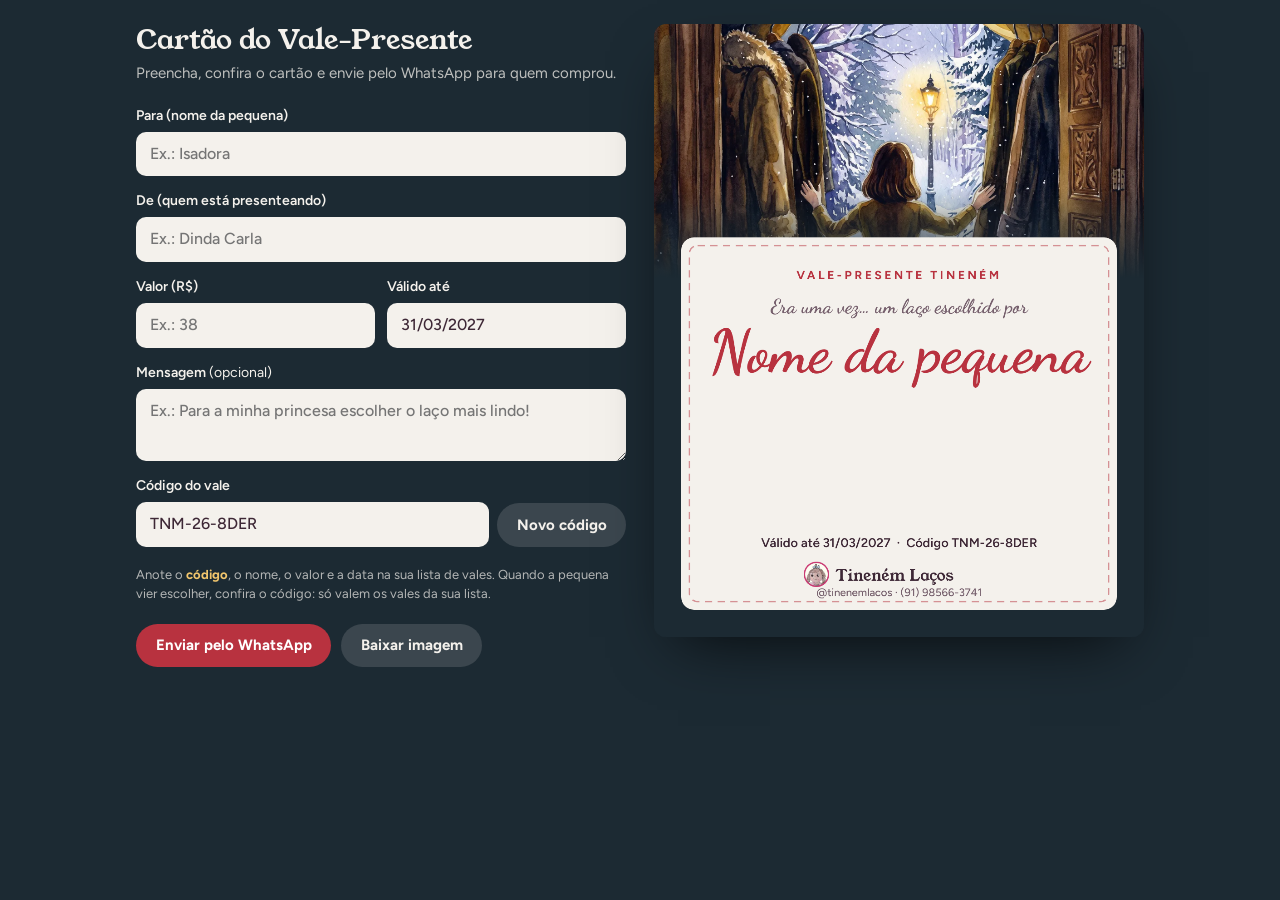
<file: cartao-vale/index.html>
<!doctype html>
<html lang="pt-BR">

<head>
  <meta charset="utf-8">
  <meta name="viewport" content="width=device-width, initial-scale=1, viewport-fit=cover">
  <title>Cartão do Vale-Presente · Tineném</title>
  <!-- ferramenta interna da Irlem: não aparece no Google e não tem link no site -->
  <meta name="robots" content="noindex, nofollow">
  <link rel="icon" href="../favicon.ico" sizes="any">
  <link rel="preconnect" href="https://fonts.googleapis.com">
  <link rel="preconnect" href="https://fonts.gstatic.com" crossorigin>
  <link rel="stylesheet"
    href="https://fonts.googleapis.com/css2?family=Young+Serif&family=Figtree:wght@400;600;700&family=Dancing+Script:wght@700&display=swap">
  <style>
    :root {
      --noite: #1C2A33; --neve: #F4F1EC; --azevinho: #B8323F; --luz: #F2C66D;
      --tinta: #3E2836; --suave: #76606D; --linha: #E2D8D2;
    }
    * { box-sizing: border-box; }
    [hidden] { display: none !important; }
    body { margin: 0; background: var(--noite); color: var(--neve); font: 400 16px/1.5 "Figtree", system-ui, sans-serif; }
    .pagina { max-width: 1040px; margin-inline: auto; padding: 24px 16px 48px; display: grid; gap: 28px;
      grid-template-columns: minmax(0, 1fr) minmax(0, 1fr); align-items: start; }
    h1 { font: 400 1.75rem/1.15 "Young Serif", Georgia, serif; margin: 0 0 6px; }
    .sub { color: color-mix(in srgb, var(--neve) 75%, transparent); margin: 0 0 20px; font-size: .9375rem; }
    form { display: grid; gap: 14px; }
    label { font-weight: 600; font-size: .875rem; display: grid; gap: 6px; }
    input, textarea { font: 500 1rem/1.3 "Figtree", sans-serif; color: var(--tinta); background: var(--neve);
      border: 0; border-radius: 10px; padding: .75em .85em; width: 100%; }
    textarea { resize: vertical; min-height: 4.5em; }
    input:focus, textarea:focus { outline: 3px solid var(--luz); }
    .linha2 { display: grid; grid-template-columns: 1fr 1fr; gap: 12px; }
    .codigo { display: flex; gap: 8px; align-items: end; }
    .codigo label { flex: 1; }
    button { font: 700 .9375rem/1 "Figtree", sans-serif; cursor: pointer; border: 0; border-radius: 999px; padding: .95em 1.3em; }
    .btn-sec { background: color-mix(in srgb, var(--neve) 14%, transparent); color: var(--neve); }
    .acoes { display: flex; flex-wrap: wrap; gap: 10px; margin-top: 6px; }
    .btn-pri { background: var(--azevinho); color: #fff; }
    .btn-pri:hover { background: #962632; }
    .aviso { font-size: .8125rem; color: color-mix(in srgb, var(--neve) 70%, transparent); margin: 4px 0 0; }
    .aviso b { color: var(--luz); }
    .previa { position: sticky; top: 16px; }
    .previa canvas { width: 100%; height: auto; display: block; border-radius: 12px; box-shadow: 0 24px 60px -24px rgba(0,0,0,.8); }
    .status { font-size: .8125rem; min-height: 1.4em; color: var(--luz); margin: 8px 0 0; }
    @media (max-width: 760px) {
      .pagina { grid-template-columns: 1fr; }
      .previa { position: static; order: -1; }
    }
  </style>
</head>

<body>
  <main class="pagina">
    <section>
      <h1>Cartão do Vale-Presente</h1>
      <p class="sub">Preencha, confira o cartão e envie pelo WhatsApp para quem comprou.</p>
      <form id="form" novalidate>
        <label>Para (nome da pequena)
          <input id="para" maxlength="24" placeholder="Ex.: Isadora" autocomplete="off">
        </label>
        <label>De (quem está presenteando)
          <input id="de" maxlength="40" placeholder="Ex.: Dinda Carla" autocomplete="off">
        </label>
        <div class="linha2">
          <label>Valor (R$)
            <input id="valor" inputmode="decimal" placeholder="Ex.: 38" autocomplete="off">
          </label>
          <label>Válido até
            <input id="validade" placeholder="31/03/2027" autocomplete="off">
          </label>
        </div>
        <label><span>Mensagem <span style="font-weight:400">(opcional)</span></span>
          <textarea id="mensagem" maxlength="140" placeholder="Ex.: Para a minha princesa escolher o laço mais lindo!"></textarea>
        </label>
        <div class="codigo">
          <label>Código do vale
            <input id="codigo" maxlength="14" autocomplete="off">
          </label>
          <button type="button" class="btn-sec" id="novo-codigo">Novo código</button>
        </div>
        <p class="aviso">Anote o <b>código</b>, o nome, o valor e a data na sua lista de vales. Quando a pequena vier
          escolher, confira o código: só valem os vales da sua lista.</p>
        <div class="acoes">
          <button type="button" class="btn-pri" id="enviar">Enviar pelo WhatsApp</button>
          <button type="button" class="btn-sec" id="baixar">Baixar imagem</button>
        </div>
        <p class="status" id="status" role="status"></p>
      </form>
    </section>
    <section class="previa" aria-label="Prévia do cartão">
      <canvas id="cartao" width="1080" height="1350"></canvas>
    </section>
  </main>

  <script>
    /* ---------- dados do formulário ---------- */
    const $ = id => document.getElementById(id);
    const campos = ["para", "de", "valor", "validade", "mensagem", "codigo"].map($);

    function novoCodigo() {
      const letras = "ABCDEFGHJKLMNPQRSTUVWXYZ23456789"; // sem 0/O e 1/I, que confundem
      let s = ""; for (let i = 0; i < 4; i++) s += letras[Math.floor(Math.random() * letras.length)];
      return "TNM-" + String(new Date().getFullYear()).slice(2) + "-" + s;
    }
    function validadePadrao() {
      const hoje = new Date();
      const ano = hoje.getMonth() >= 3 ? hoje.getFullYear() + 1 : hoje.getFullYear(); // de abril em diante, vale até março do ano seguinte
      return "31/03/" + ano;
    }
    $("validade").value = validadePadrao();
    $("codigo").value = novoCodigo();
    $("novo-codigo").addEventListener("click", () => { $("codigo").value = novoCodigo(); desenhar(); });

    function valorTexto() {
      const n = Number($("valor").value.replace(/[^\d,.]/g, "").replace(",", "."));
      return n > 0 ? n.toLocaleString("pt-BR", { style: "currency", currency: "BRL" }) : "";
    }

    /* ---------- desenho do cartão (1080 × 1350) ---------- */
    const cv = $("cartao"), ctx = cv.getContext("2d");
    const W = 1080, H = 1350;
    const COR = { noite: "#1C2A33", neve: "#F4F1EC", azevinho: "#B8323F", luz: "#F2C66D", tinta: "#3E2836", suave: "#76606D" };
    const ilustra = new Image(), logo = new Image();
    ilustra.src = "../img/natal/guarda-roupa.webp";
    logo.src = "../img/marca/logo-boneca.png";

    function quebrar(texto, larguraMax) {
      const palavras = texto.split(/\s+/).filter(Boolean), linhas = [];
      let atual = "";
      for (const p of palavras) {
        const teste = atual ? atual + " " + p : p;
        if (ctx.measureText(teste).width > larguraMax && atual) { linhas.push(atual); atual = p; }
        else atual = teste;
      }
      if (atual) linhas.push(atual);
      return linhas;
    }
    function ajustarFonte(texto, peso, familia, tamMax, larguraMax) {
      let t = tamMax;
      do { ctx.font = `${peso} ${t}px ${familia}`; t -= 4; } while (ctx.measureText(texto).width > larguraMax && t > 40);
    }

    function desenhar() {
      ctx.clearRect(0, 0, W, H);
      ctx.fillStyle = COR.noite; ctx.fillRect(0, 0, W, H);

      /* ilustração no topo (recorte centrado na menina e no poste) */
      const topoH = 560;
      if (ilustra.complete && ilustra.naturalWidth) {
        const esc = topoH / ilustra.naturalHeight * 1.0;
        const larg = ilustra.naturalWidth * esc;
        const x = (W - larg) / 2;
        ctx.drawImage(ilustra, x, 0, larg, topoH);
        const g = ctx.createLinearGradient(0, topoH - 200, 0, topoH);
        g.addColorStop(0, "rgba(28,42,51,0)"); g.addColorStop(1, "rgba(28,42,51,1)");
        ctx.fillStyle = g; ctx.fillRect(0, topoH - 200, W, 200);
      }

      /* painel creme com pesponto */
      const px = 60, py = 470, pw = W - 120, ph = H - py - 60;
      ctx.fillStyle = COR.neve;
      ctx.beginPath(); ctx.roundRect(px, py, pw, ph, 28); ctx.fill();
      ctx.save(); ctx.strokeStyle = "rgba(184,50,63,.5)"; ctx.lineWidth = 3; ctx.setLineDash([16, 12]);
      ctx.beginPath(); ctx.roundRect(px + 18, py + 18, pw - 36, ph - 36, 18); ctx.stroke(); ctx.restore();

      const cx = W / 2; ctx.textAlign = "center"; ctx.textBaseline = "alphabetic";
      let y = py + 92;

      ctx.fillStyle = COR.azevinho; ctx.font = '700 26px "Figtree", sans-serif';
      ctx.letterSpacing = "6px"; ctx.fillText("VALE-PRESENTE TINENÉM", cx, y); ctx.letterSpacing = "0px";

      y += 74; ctx.fillStyle = COR.suave; ctx.font = '700 44px "Dancing Script", cursive';
      ctx.fillText("Era uma vez… um laço escolhido por", cx, y);

      const para = $("para").value.trim() || "Nome da pequena";
      y += 128; ctx.fillStyle = COR.azevinho; ajustarFonte(para, 700, '"Dancing Script", cursive', 132, pw - 120);
      ctx.fillText(para, cx, y);

      const de = $("de").value.trim();
      if (de) { y += 84; ctx.fillStyle = COR.tinta; ctx.font = '600 36px "Figtree", sans-serif'; ctx.fillText("Com carinho, " + de, cx, y); }

      const valor = valorTexto();
      if (valor) {
        y += 104; ctx.fillStyle = COR.tinta; ajustarFonte(valor, 400, '"Young Serif", serif', 92, pw - 160);
        ctx.fillText(valor, cx, y);
      }

      const msg = $("mensagem").value.trim();
      if (msg) {
        y += 70; ctx.fillStyle = COR.suave; ctx.font = 'italic 400 32px "Figtree", sans-serif';
        const linhas = quebrar("“" + msg + "”", pw - 160).slice(0, 3);
        for (const l of linhas) { ctx.fillText(l, cx, y); y += 44; }
        y -= 44;
      }

      /* rodapé do painel: validade, código e marca */
      const base = py + ph - 64;
      ctx.fillStyle = COR.tinta; ctx.font = '600 28px "Figtree", sans-serif';
      ctx.fillText("Válido até " + ($("validade").value.trim() || "—") + "  ·  Código " + ($("codigo").value.trim() || "—"), cx, base - 74);
      if (logo.complete && logo.naturalWidth) ctx.drawImage(logo, cx - 210, base - 42, 56, 56);
      ctx.fillStyle = COR.tinta; ctx.font = '400 34px "Young Serif", serif'; ctx.textAlign = "left";
      ctx.fillText("Tineném Laços", cx - 140, base); ctx.textAlign = "center";
      ctx.fillStyle = COR.suave; ctx.font = '500 24px "Figtree", sans-serif';
      ctx.fillText("@tinenemlacos · (91) 98566-3741", cx, base + 34);
    }

    campos.forEach(c => c.addEventListener("input", desenhar));
    ilustra.onload = logo.onload = desenhar;
    document.fonts.ready.then(desenhar);
    Promise.all(['700 40px "Dancing Script"', '400 40px "Young Serif"', '600 20px "Figtree"'].map(f => document.fonts.load(f))).then(desenhar);
    desenhar();

    /* ---------- enviar / baixar ---------- */
    const status = t => { $("status").textContent = t; };
    function nomeArquivo() {
      const n = ($("para").value.trim() || "vale").normalize("NFD").replace(/[^\w]+/g, "-").toLowerCase();
      return `vale-tinenem-${n}-${$("codigo").value.trim()}.png`;
    }
    function gerarArquivo() {
      desenhar();
      return new Promise(res => cv.toBlob(b => res(new File([b], nomeArquivo(), { type: "image/png" })), "image/png"));
    }
    function baixar(arquivo) {
      const a = document.createElement("a");
      a.href = URL.createObjectURL(arquivo); a.download = arquivo.name;
      document.body.appendChild(a); a.click(); a.remove();
      setTimeout(() => URL.revokeObjectURL(a.href), 4000);
    }
    $("baixar").addEventListener("click", async () => {
      baixar(await gerarArquivo()); status("Imagem salva. Agora é só enviar no WhatsApp.");
    });
    $("enviar").addEventListener("click", async () => {
      const arquivo = await gerarArquivo();
      if (navigator.canShare && navigator.canShare({ files: [arquivo] })) {
        try {
          await navigator.share({ files: [arquivo], title: "Vale-Presente Tineném" });
          status("Pronto! Lembre de anotar o código " + $("codigo").value.trim() + " na sua lista.");
        } catch (e) { if (e.name !== "AbortError") { baixar(arquivo); status("Não deu para abrir o WhatsApp direto: a imagem foi salva, envie pela galeria."); } }
      } else {
        baixar(arquivo);
        status("Este navegador não envia direto: a imagem foi salva, envie pelo WhatsApp a partir da galeria.");
      }
    });
  </script>
</body>

</html>
</file>
